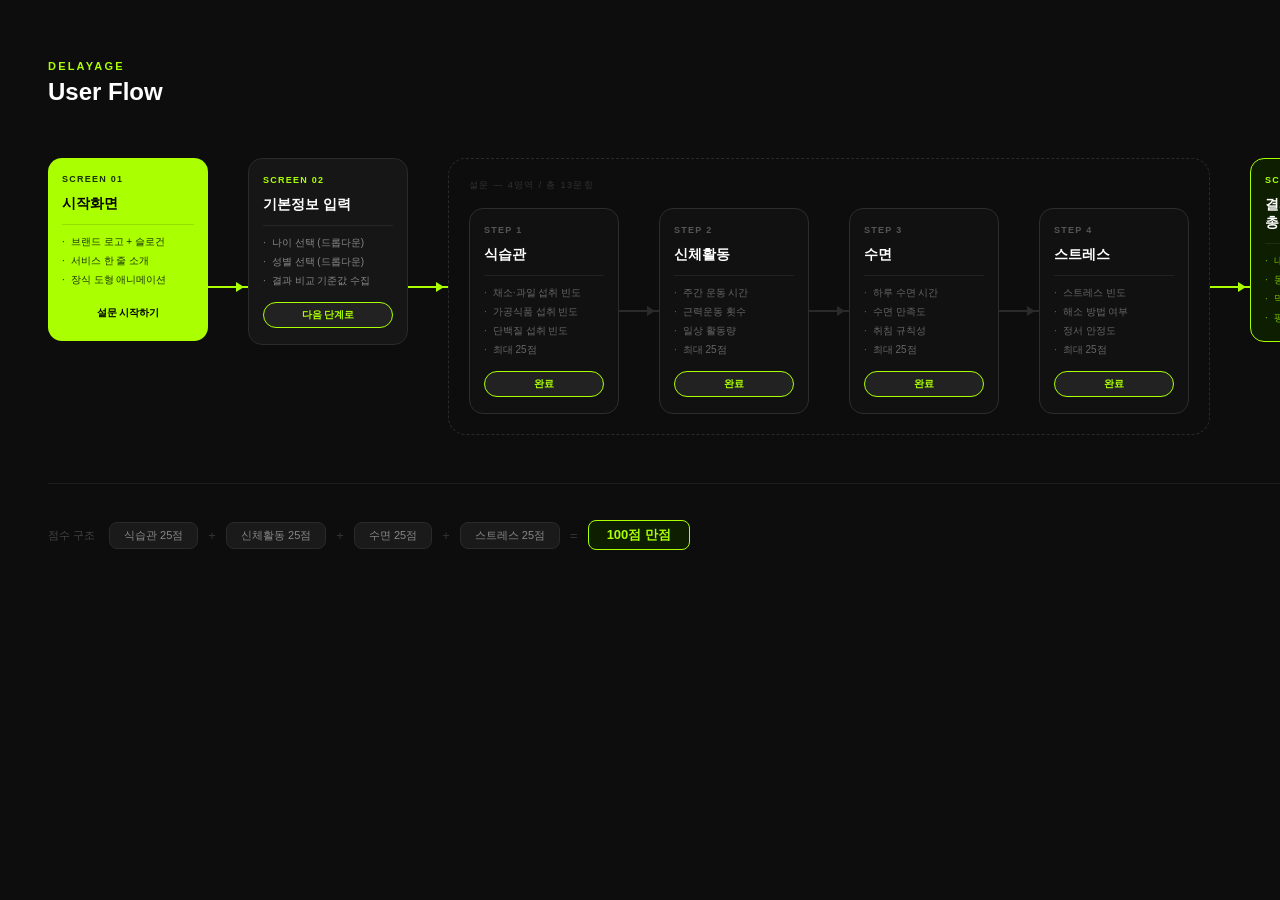
<file: flow.html>
<!DOCTYPE html>
<html lang="ko">
<head>
<meta charset="UTF-8">
<title>DelayAge — User Flow</title>
<style>
* { margin:0; padding:0; box-sizing:border-box; }

body {
  background: #0d0d0d;
  font-family: -apple-system, 'Apple SD Gothic Neo', sans-serif;
  padding: 60px 48px;
  min-width: 1400px;
}

h1 { color:#AAFF00; font-size:11px; letter-spacing:.2em; text-transform:uppercase; margin-bottom:6px; }
h2 { color:#fff; font-size:24px; font-weight:700; margin-bottom:52px; }

/* ── LANE WRAPPER ── */
.lanes {
  display: flex;
  align-items: flex-start;
  gap: 0;
}

/* ── COLUMN ── */
.col {
  display: flex;
  flex-direction: column;
  align-items: center;
  gap: 0;
  flex-shrink: 0;
}

/* ── SCREEN CARD ── */
.card {
  width: 160px;
  border-radius: 14px;
  padding: 16px 14px;
  display: flex;
  flex-direction: column;
  gap: 10px;
}

.card.green {
  background: #AAFF00;
}
.card.dark {
  background: #161616;
  border: 1.5px solid #2a2a2a;
}
.card.accent {
  background: #0d1f00;
  border: 1.5px solid #AAFF00;
}
.card.step {
  background: #111;
  border: 1.5px solid #2d2d2d;
  width: 150px;
}

/* card header */
.card-tag {
  font-size: 9px;
  letter-spacing: .14em;
  text-transform: uppercase;
  font-weight: 600;
}
.green .card-tag { color: #1a3300; }
.dark .card-tag  { color: #AAFF00; }
.accent .card-tag { color: #AAFF00; }
.step .card-tag  { color: #555; }

.card-title {
  font-size: 14px;
  font-weight: 700;
  line-height: 1.3;
}
.green .card-title { color: #000; }
.dark .card-title  { color: #fff; }
.accent .card-title{ color: #fff; }
.step .card-title  { color: #fff; }

/* detail list */
.detail-list {
  display: flex;
  flex-direction: column;
  gap: 5px;
  border-top: 1px solid rgba(255,255,255,.07);
  padding-top: 10px;
  margin-top: 2px;
}
.green .detail-list { border-top-color: rgba(0,0,0,.12); }

.detail-item {
  font-size: 10px;
  line-height: 1.4;
  display: flex;
  gap: 6px;
  align-items: flex-start;
}
.green  .detail-item { color: #1a3300; }
.dark   .detail-item { color: #888; }
.accent .detail-item { color: #7ab800; }
.step   .detail-item { color: #666; }

.detail-item::before {
  content: '·';
  flex-shrink: 0;
  margin-top: 0px;
}

/* action button mock */
.btn-mock {
  background: #AAFF00;
  color: #000;
  font-size: 10px;
  font-weight: 700;
  border-radius: 20px;
  padding: 5px 0;
  text-align: center;
  margin-top: 4px;
}
.btn-mock.dark-btn {
  background: #222;
  color: #AAFF00;
  border: 1px solid #AAFF00;
}

/* ── ARROWS ── */
.arr-h {
  width: 40px;
  height: 2px;
  background: #2a2a2a;
  position: relative;
  align-self: center;
  flex-shrink: 0;
  margin-top: -20px;
}
.arr-h::after {
  content:'';
  position:absolute;
  right:-1px; top:-4px;
  border:5px solid transparent;
  border-left:8px solid #2a2a2a;
}
.arr-h.g { background:#AAFF00; }
.arr-h.g::after { border-left-color:#AAFF00; }

.arr-v {
  width:2px;
  height:32px;
  background:#2a2a2a;
  position:relative;
  flex-shrink:0;
}
.arr-v::after {
  content:'';
  position:absolute;
  bottom:-1px; left:-4px;
  border:5px solid transparent;
  border-top:8px solid #2a2a2a;
}
.arr-v.g { background:#AAFF00; }
.arr-v.g::after { border-top-color:#AAFF00; }

/* ── STEP GROUP BOX ── */
.step-box {
  border: 1px dashed #2a2a2a;
  border-radius: 18px;
  padding: 20px 20px 20px;
  display: flex;
  flex-direction: column;
  align-items: center;
  gap: 0;
}

.step-box-title {
  color: #333;
  font-size: 9px;
  letter-spacing: .15em;
  text-transform: uppercase;
  margin-bottom: 16px;
  align-self: flex-start;
}

.step-row {
  display: flex;
  align-items: flex-start;
  gap: 0;
}

/* ── SCORE ROW ── */
.score-row {
  display: flex;
  align-items: center;
  gap: 10px;
  margin-top: 48px;
  padding-top: 36px;
  border-top: 1px solid #1e1e1e;
}
.score-label { color:#444; font-size:11px; margin-right:4px; }
.score-chip {
  background:#1a1a1a;
  border:1px solid #2a2a2a;
  color:#888;
  font-size:11px;
  padding:5px 14px;
  border-radius:8px;
}
.score-total {
  background:#0d1f00;
  border:1.5px solid #AAFF00;
  color:#AAFF00;
  font-size:13px;
  font-weight:700;
  padding:5px 18px;
  border-radius:8px;
}
.score-op { color:#333; font-size:13px; }
</style>
</head>
<body>

<h1>DelayAge</h1>
<h2>User Flow</h2>

<div class="lanes">

  <!-- 1. 시작 -->
  <div class="col">
    <div class="card green">
      <div class="card-tag">Screen 01</div>
      <div class="card-title">시작화면</div>
      <div class="detail-list">
        <div class="detail-item">브랜드 로고 + 슬로건</div>
        <div class="detail-item">서비스 한 줄 소개</div>
        <div class="detail-item">장식 도형 애니메이션</div>
      </div>
      <div class="btn-mock">설문 시작하기</div>
    </div>
  </div>

  <div class="arr-h g"></div>

  <!-- 2. 기본정보 -->
  <div class="col">
    <div class="card dark">
      <div class="card-tag">Screen 02</div>
      <div class="card-title">기본정보 입력</div>
      <div class="detail-list">
        <div class="detail-item">나이 선택 (드롭다운)</div>
        <div class="detail-item">성별 선택 (드롭다운)</div>
        <div class="detail-item">결과 비교 기준값 수집</div>
      </div>
      <div class="btn-mock dark-btn">다음 단계로</div>
    </div>
  </div>

  <div class="arr-h g"></div>

  <!-- 3. 설문 STEP 그룹 -->
  <div class="col">
    <div class="step-box">
      <div class="step-box-title">설문 — 4영역 / 총 13문항</div>
      <div class="step-row">

        <div class="card step">
          <div class="card-tag">STEP 1</div>
          <div class="card-title">식습관</div>
          <div class="detail-list">
            <div class="detail-item">채소·과일 섭취 빈도</div>
            <div class="detail-item">가공식품 섭취 빈도</div>
            <div class="detail-item">단백질 섭취 빈도</div>
            <div class="detail-item">최대 25점</div>
          </div>
          <div class="btn-mock dark-btn">완료</div>
        </div>

        <div class="arr-h" style="margin-top:0; align-self:center;"></div>

        <div class="card step">
          <div class="card-tag">STEP 2</div>
          <div class="card-title">신체활동</div>
          <div class="detail-list">
            <div class="detail-item">주간 운동 시간</div>
            <div class="detail-item">근력운동 횟수</div>
            <div class="detail-item">일상 활동량</div>
            <div class="detail-item">최대 25점</div>
          </div>
          <div class="btn-mock dark-btn">완료</div>
        </div>

        <div class="arr-h" style="margin-top:0; align-self:center;"></div>

        <div class="card step">
          <div class="card-tag">STEP 3</div>
          <div class="card-title">수면</div>
          <div class="detail-list">
            <div class="detail-item">하루 수면 시간</div>
            <div class="detail-item">수면 만족도</div>
            <div class="detail-item">취침 규칙성</div>
            <div class="detail-item">최대 25점</div>
          </div>
          <div class="btn-mock dark-btn">완료</div>
        </div>

        <div class="arr-h" style="margin-top:0; align-self:center;"></div>

        <div class="card step">
          <div class="card-tag">STEP 4</div>
          <div class="card-title">스트레스</div>
          <div class="detail-list">
            <div class="detail-item">스트레스 빈도</div>
            <div class="detail-item">해소 방법 여부</div>
            <div class="detail-item">정서 안정도</div>
            <div class="detail-item">최대 25점</div>
          </div>
          <div class="btn-mock dark-btn">완료</div>
        </div>

      </div>
    </div>
  </div>

  <div class="arr-h g"></div>

  <!-- 4. 결과 총점 -->
  <div class="col">
    <div class="card accent">
      <div class="card-tag">Screen 03</div>
      <div class="card-title">결과<br>총점</div>
      <div class="detail-list">
        <div class="detail-item">내 총점 (0–100)</div>
        <div class="detail-item">동연령·동성별 평균</div>
        <div class="detail-item">막대 차트 비교</div>
        <div class="detail-item">평균 대비 코멘트</div>
      </div>
    </div>
  </div>

  <div class="arr-h g"></div>

  <!-- 5. 결과 영역별 -->
  <div class="col">
    <div class="card accent">
      <div class="card-tag">Screen 04</div>
      <div class="card-title">결과<br>영역별</div>
      <div class="detail-list">
        <div class="detail-item">레이더 차트 (4영역)</div>
        <div class="detail-item">영역별 점수 + 평균</div>
        <div class="detail-item">취약 영역 자동 감지</div>
        <div class="detail-item">맞춤 코멘트 생성</div>
      </div>
    </div>
  </div>

  <div class="arr-h g"></div>

  <!-- 6. 맞춤 추천 -->
  <div class="col">
    <div class="card accent">
      <div class="card-tag">Screen 05</div>
      <div class="card-title">맞춤<br>콘텐츠 추천</div>
      <div class="detail-list">
        <div class="detail-item">취약 영역 기반 필터</div>
        <div class="detail-item">유튜브 영상 추천</div>
        <div class="detail-item">카테고리 탭 전환</div>
        <div class="detail-item">재시작 유도 버튼</div>
      </div>
    </div>
  </div>

</div>

<!-- Score row -->
<div class="score-row">
  <div class="score-label">점수 구조</div>
  <div class="score-chip">식습관 25점</div>
  <div class="score-op">+</div>
  <div class="score-chip">신체활동 25점</div>
  <div class="score-op">+</div>
  <div class="score-chip">수면 25점</div>
  <div class="score-op">+</div>
  <div class="score-chip">스트레스 25점</div>
  <div class="score-op">=</div>
  <div class="score-total">100점 만점</div>
</div>

</body>
</html>
</file>
